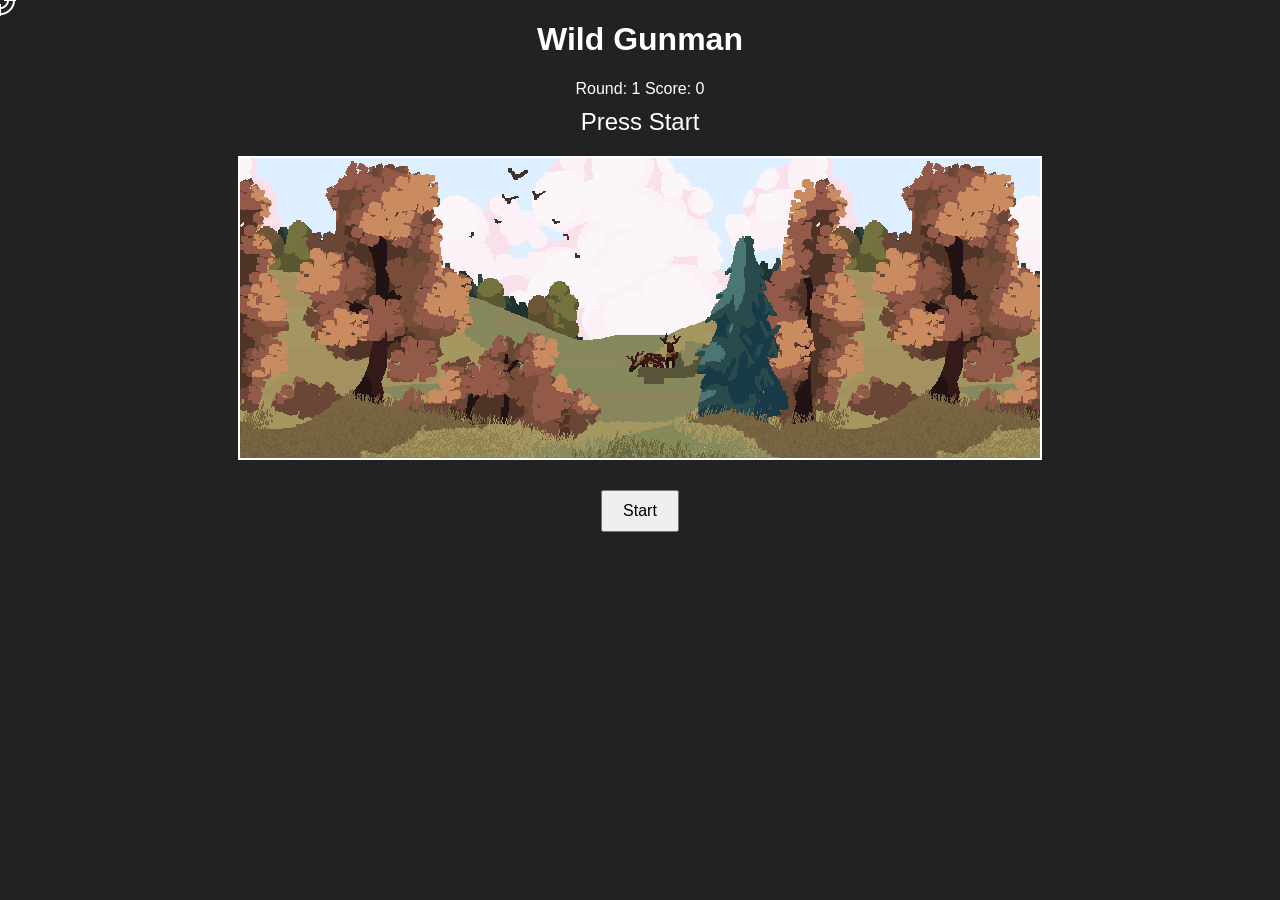
<file: index.html>
<!DOCTYPE html>
<html lang="en">
<head>
  <meta charset="UTF-8">
  <title>Wild Gunman</title>
  <link rel="stylesheet" href="style.css">
</head>
<body>
    <div id="crosshair"></div>

<div id="game">
  <h1>Wild Gunman</h1>

  <div id="info">
    <span id="round">Round: 1</span>
    <span id="score">Score: 0</span>
  </div>

  <div id="message">Press Start</div>

  <div id="arena">
    <div id="character"></div>
  </div>

  <button id="startBtn">Start</button>
  <button id="restartBtn">Restart</button>
</div>

<script src="script.js"></script>
</body>
</html>
</file>
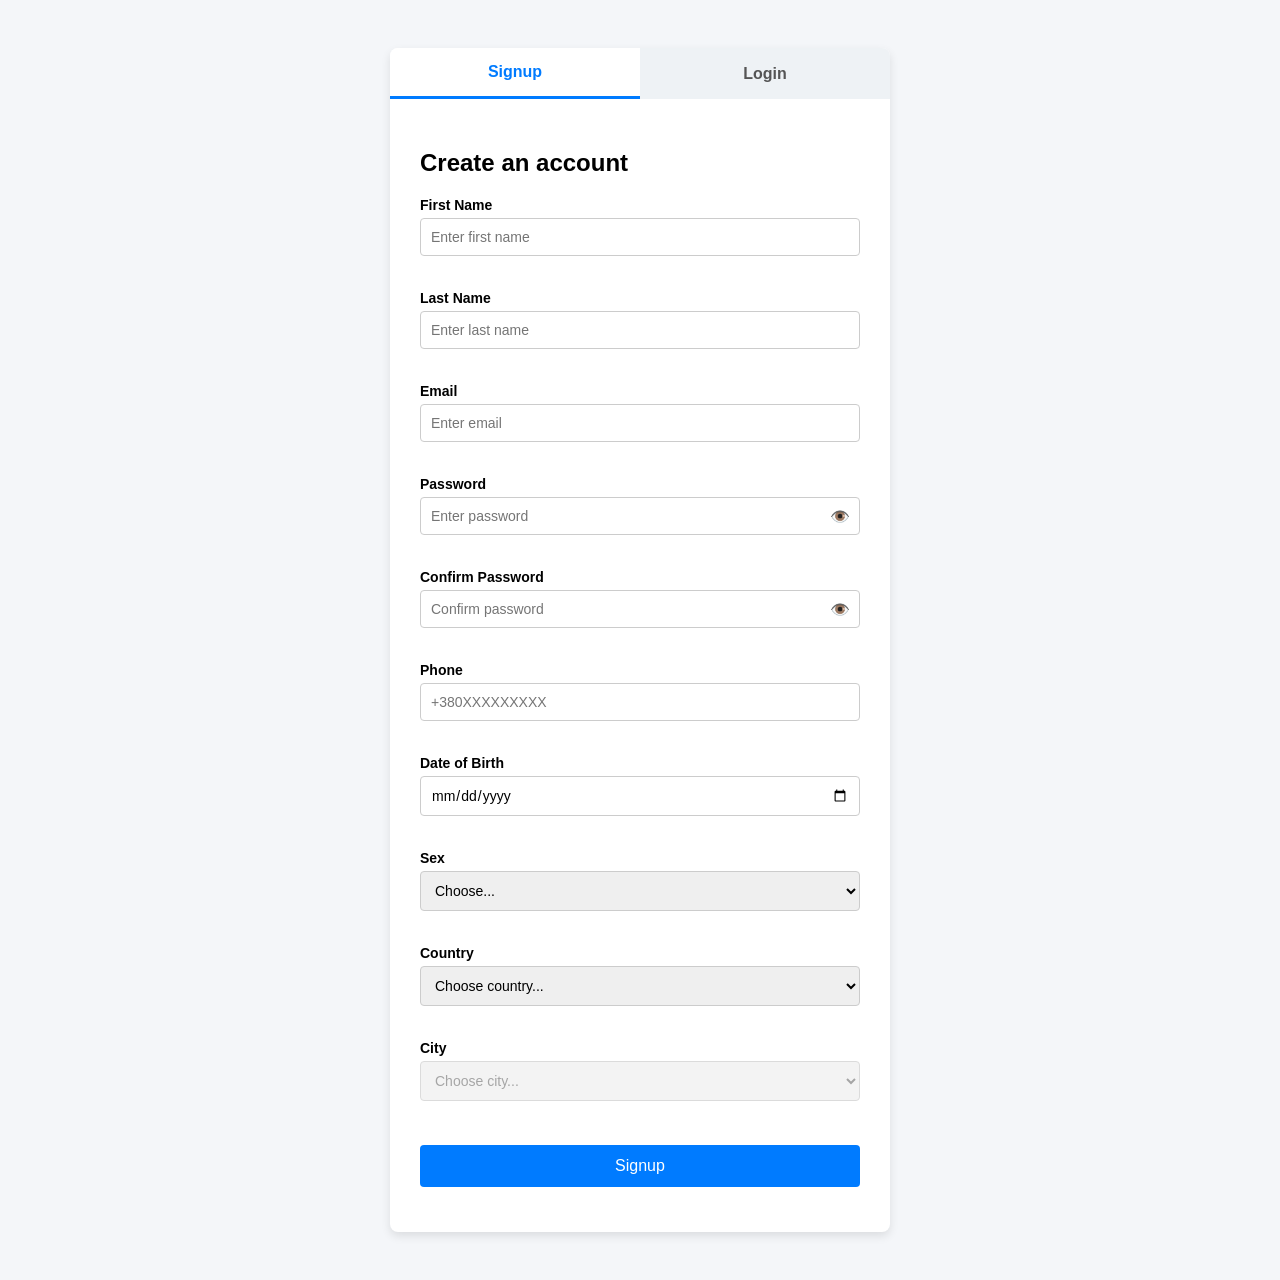
<file: LB-9/index.html>
<!DOCTYPE html>
<html lang="uk">
<head>
    <meta charset="UTF-8">
    <meta name="viewport" content="width=device-width, initial-scale=1.0">
    <title>Auth Forms</title>
    <link rel="stylesheet" href="style.css">
</head>
<body>

<div class="container">
    <div class="tabs">
        <button class="tab-btn active" onclick="switchTab('signup')">Signup</button>
        <button class="tab-btn" onclick="switchTab('login')">Login</button>
    </div>

    <!-- ФОРМА РЕЄСТРАЦІЇ -->
    <form id="signupForm" class="form-content active" novalidate>
        <h2>Create an account</h2>
        
        <div class="form-group">
            <label>First Name</label>
            <input type="text" id="firstName" placeholder="Enter first name">
            <span class="error-msg" id="firstNameError"></span>
        </div>

        <div class="form-group">
            <label>Last Name</label>
            <input type="text" id="lastName" placeholder="Enter last name">
            <span class="error-msg" id="lastNameError"></span>
        </div>

        <div class="form-group">
            <label>Email</label>
            <input type="email" id="signupEmail" placeholder="Enter email">
            <span class="error-msg" id="signupEmailError"></span>
        </div>

        <div class="form-group">
            <label>Password</label>
            <div class="password-wrapper">
                <input type="password" id="signupPassword" placeholder="Enter password">
                <span class="toggle-password" onclick="togglePassword('signupPassword')">👁️</span>
            </div>
            <span class="error-msg" id="signupPasswordError"></span>
        </div>

        <div class="form-group">
            <label>Confirm Password</label>
            <div class="password-wrapper">
                <input type="password" id="confirmPassword" placeholder="Confirm password">
                <span class="toggle-password" onclick="togglePassword('confirmPassword')">👁️</span>
            </div>
            <span class="error-msg" id="confirmPasswordError"></span>
        </div>

        <div class="form-group">
            <label>Phone</label>
            <input type="text" id="phone" placeholder="+380XXXXXXXXX">
            <span class="error-msg" id="phoneError"></span>
        </div>

        <div class="form-group">
            <label>Date of Birth</label>
            <input type="date" id="dob">
            <span class="error-msg" id="dobError"></span>
        </div>

        <div class="form-group">
            <label>Sex</label>
            <select id="sex">
                <option value="">Choose...</option>
                <option value="male">Male</option>
                <option value="female">Female</option>
            </select>
            <span class="error-msg" id="sexError"></span>
        </div>

        <div class="form-group">
            <label>Country</label>
            <select id="country" onchange="populateCities()">
                <option value="">Choose country...</option>
                <option value="ukraine">Ukraine</option>
                <option value="usa">USA</option>
            </select>
            <span class="error-msg" id="countryError"></span>
        </div>

        <div class="form-group">
            <label>City</label>
            <select id="city" disabled>
                <option value="">Choose city...</option>
            </select>
            <span class="error-msg" id="cityError"></span>
        </div>

        <button type="submit" class="submit-btn">Signup</button>
        <div id="signupSuccess" class="success-msg-main"></div>
    </form>

    <!-- ФОРМА АВТОРИЗАЦІЇ -->
    <form id="loginForm" class="form-content" novalidate>
        <h2>Login here</h2>
        
        <div class="form-group">
            <label>Username</label>
            <input type="text" id="loginUsername" placeholder="Enter username">
            <span class="error-msg" id="loginUsernameError"></span>
        </div>

        <div class="form-group">
            <label>Password</label>
            <div class="password-wrapper">
                <input type="password" id="loginPassword" placeholder="Enter password">
                <span class="toggle-password" onclick="togglePassword('loginPassword')">👁️</span>
            </div>
            <span class="error-msg" id="loginPasswordError"></span>
        </div>

        <div class="form-group checkbox-group">
            <input type="checkbox" id="rememberMe">
            <label for="rememberMe">Remember Me</label>
        </div>

        <button type="submit" class="submit-btn">Login</button>
        <div id="loginSuccess" class="success-msg-main"></div>
    </form>

</div>

<script src="script.js"></script>
</body>
</html>
</file>
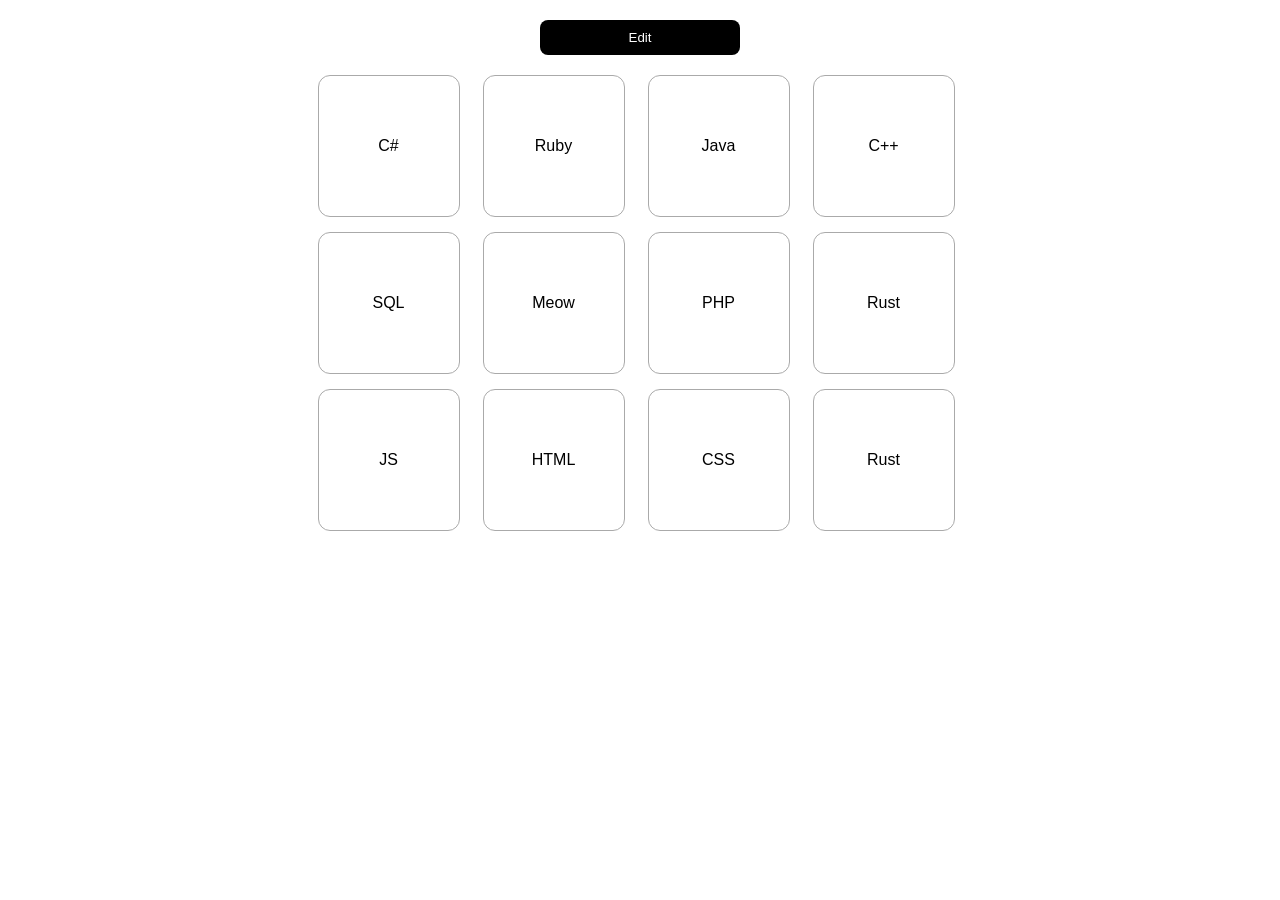
<file: LB-8/cards/index.html>
<!DOCTYPE html>
<html lang="uk">
<head>
  <meta charset="UTF-8">
  <title>Cards Edit</title>
  <link rel="stylesheet" href="style.css">
</head>
<body>

<div class="top">
  <button id="editBtn">Edit</button>
</div>

<div id="grid" class="grid">
  <div class="card">C# <span class="delete">✖</span></div>
  <div class="card">Ruby <span class="delete">✖</span></div>
  <div class="card">Java <span class="delete">✖</span></div>
  <div class="card">C++ <span class="delete">✖</span></div>
  <div class="card">SQL <span class="delete">✖</span></div>
  <div class="card">Meow <span class="delete">✖</span></div>
  <div class="card">PHP <span class="delete">✖</span></div>
  <div class="card">Rust <span class="delete">✖</span></div>
  <div class="card">JS <span class="delete">✖</span></div>
  <div class="card">HTML <span class="delete">✖</span></div>
  <div class="card">CSS <span class="delete">✖</span></div>
  <div class="card">Rust <span class="delete">✖</span></div>
</div>

<script src="script.js"></script>
</body>
</html>
</file>
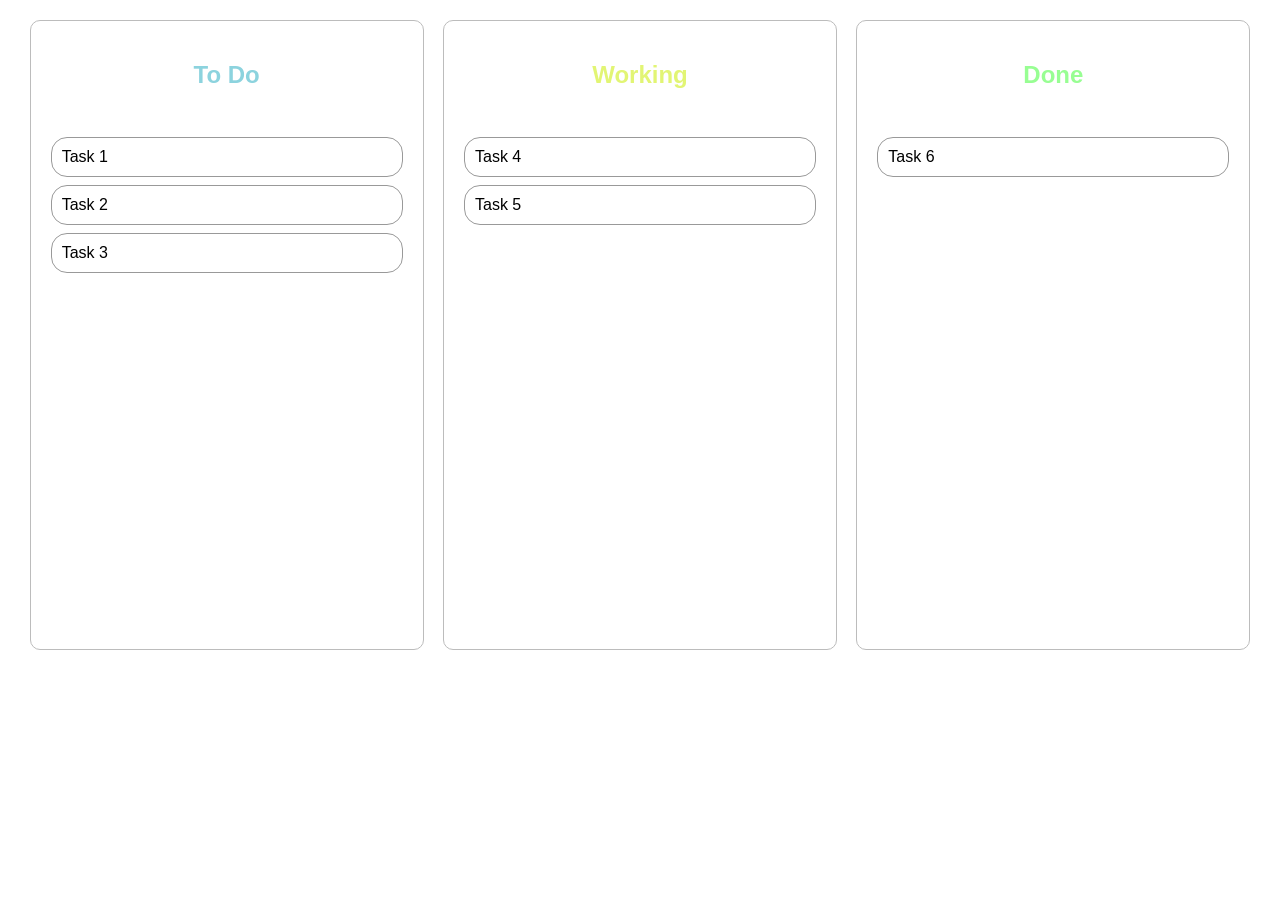
<file: LB-8/kanban board/index.html>
<!DOCTYPE html>
<html lang="uk">
<head>
  <meta charset="UTF-8">
  <title>Kanban Board</title>
  <link rel="stylesheet" href="style.css">
</head>
<body>

<div class="board">

  <div class="column">
    <h2 class="todo">To Do</h2>
    <div class="list" data-column="todo">
      <div class="card" draggable="true">Task 1</div>
      <div class="card" draggable="true">Task 2</div>
      <div class="card" draggable="true">Task 3</div>
    </div>
  </div>

  <div class="column">
    <h2 class="working">Working</h2>
    <div class="list" data-column="working">
      <div class="card" draggable="true">Task 4</div>
      <div class="card" draggable="true">Task 5</div>
    </div>
  </div>

  <div class="column">
    <h2 class="done">Done</h2>
    <div class="list" data-column="done">
      <div class="card" draggable="true">Task 6</div>
    </div>
  </div>

</div>

<script src="script.js"></script>
</body>
</html>
</file>
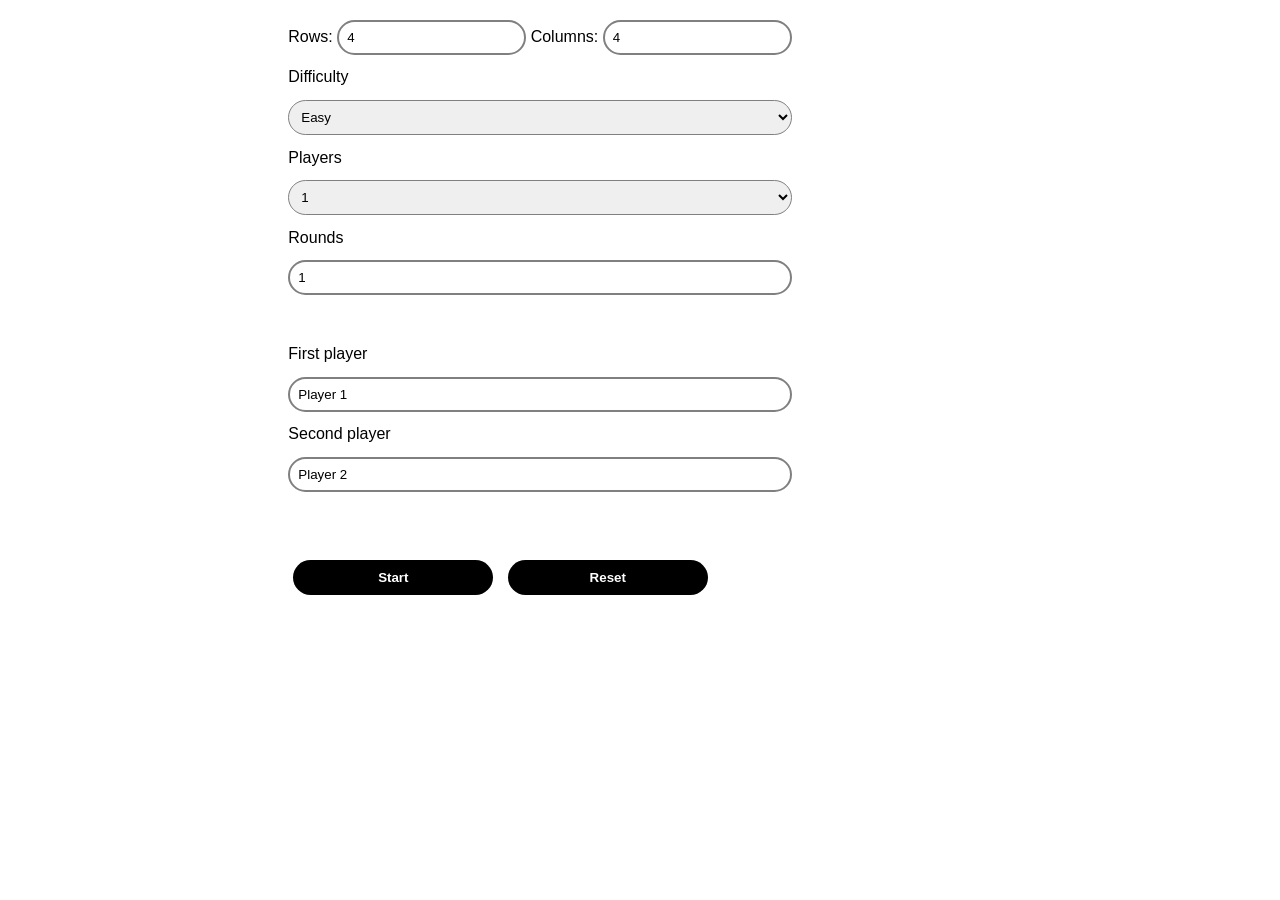
<file: LB-8/memory/index.html>
<!DOCTYPE html>
<html lang="uk">
<head>
  <meta charset="UTF-8">
  <title>Memory Pair Game</title>
  <link rel="stylesheet" href="style.css">
</head>
<body>

<h2 id="info"></h2>
 <h3 id="timer"></h3>
<div class="main-container">

 <div class="settings">
  <div>
    Rows: <input id="rows" type="number" value="4" min="4">
  Columns: <input id="cols" type="number" value="4" min="4">
  </div>
  

  Difficulty
  <select id="difficulty">
    <option value="180">Easy</option>
    <option value="120">Normal</option>
    <option value="60">Hard</option>
  </select>

  Players
  <select id="players">
    <option value="1">1</option>
    <option value="2">2</option>
  </select>

  Rounds
  <input id="rounds" type="number" value="1" min="1">

  <br><br>

  First player <input id="p1" value="Player 1">
  Second player <input id="p2" value="Player 2">

  <br><br>

  <div>
      <button id="start">Start</button>
  <button id="reset">Reset</button>
  </div>

 </div>



 <div id="game" class="grid"></div>
</div>

<script src="script.js"></script>
</body>
</html>
</file>
<file: style.css>
body {
  text-align: center;
  background: #222;
  color: white;
  font-family: sans-serif;
  cursor: none;
}

#crosshair {
  width: 32px;
  height: 32px;
  position: fixed;
  top: 0;
  left: 0;
  pointer-events: none;
  background-image: url("assets/sprites/crosshair.png");
  background-size: cover;
  transform: translate(-50%, -50%);
  z-index: 9999;
}

#arena {
  width: 800px;
  height: 300px;
  background-image: url(assets/sprites/bg.png);
  margin: 20px auto;
  position: relative;
  border: 2px solid white;
  overflow: hidden;
}

#character {
  width: 32px;
  height: 32px;
  position: absolute;
  bottom: 0;
  left: -50px;
  background-repeat: no-repeat;
  image-rendering: pixelated;

  transform: scale(4);
  transform-origin: bottom center;
}

.walk {
  animation: walk 0.8s steps(4) infinite;
}

.idle {
  animation: idle 1s steps(4) infinite;
}

.shoot {
  animation: shoot 0.4s steps(4) forwards;
}

.dead {
  animation: dead 0.6s steps(6) forwards;
}


@keyframes walk {
  from { background-position: 0; }
  to { background-position: -128px; }
}

@keyframes idle {
  from { background-position: 0; }
  to { background-position: -128px; }
}

@keyframes shoot {
  from { background-position: 0; }
  to { background-position: -128px; }
}

@keyframes dead {
  from { background-position: 0; }
  to { background-position: -192px; }
}


#message {
  font-size: 24px;
  margin-top: 10px;
}

button {
  margin: 10px;
  padding: 10px 20px;
  font-size: 16px;
}
</file>
<file: LB-9/style.css>
* {
    box-sizing: border-box;
    font-family: Arial, sans-serif;
}
body {
    background-color: #f4f6f9;
    display: flex;
    justify-content: center;
    padding: 40px 20px;
}
.container {
    background: #fff;
    width: 100%;
    max-width: 500px;
    border-radius: 8px;
    box-shadow: 0 4px 10px rgba(0,0,0,0.1);
    overflow: hidden;
}
.tabs {
    display: flex;
}
.tab-btn {
    flex: 1;
    padding: 15px;
    border: none;
    background: #eef2f5;
    cursor: pointer;
    font-size: 16px;
    font-weight: bold;
    color: #555;
}
.tab-btn.active {
    background: #fff;
    color: #007bff;
    border-bottom: 3px solid #007bff;
}
.form-content {
    display: none;
    padding: 30px;
}
.form-content.active {
    display: block;
}
.form-group {
    margin-bottom: 15px;
    position: relative;
}
.form-group label {
    display: block;
    margin-bottom: 5px;
    font-weight: bold;
    font-size: 14px;
}
.form-group input[type="text"],
.form-group input[type="email"],
.form-group input[type="password"],
.form-group input[type="date"],
.form-group select {
    width: 100%;
    padding: 10px;
    border: 1px solid #ccc;
    border-radius: 4px;
    font-size: 14px;
    transition: border-color 0.3s;
}
.form-group input:focus, .form-group select:focus {
    outline: none;
}
.form-group input.valid, .form-group select.valid {
    border-color: #28a745;
    background-color: #f8fff9;
}
.form-group input.invalid, .form-group select.invalid {
    border-color: #dc3545;
    background-color: #fff8f8;
}
.error-msg {
    color: #dc3545;
    font-size: 12px;
    display: block;
    margin-top: 5px;
    min-height: 14px;
}
.password-wrapper {
    position: relative;
}
.toggle-password {
    position: absolute;
    right: 10px;
    top: 50%;
    transform: translateY(-50%);
    cursor: pointer;
    user-select: none;
}
.submit-btn {
    width: 100%;
    padding: 12px;
    background: #007bff;
    border: none;
    color: white;
    font-size: 16px;
    border-radius: 4px;
    cursor: pointer;
    margin-top: 10px;
}
.submit-btn:hover {
    background: #0056b3;
}
.success-msg-main {
    color: #28a745;
    text-align: center;
    margin-top: 15px;
    font-weight: bold;
}
.checkbox-group {
    display: flex;
    align-items: center;
    gap: 10px;
}
.checkbox-group label {
    margin-bottom: 0;
    font-weight: normal;
}
</file>
<file: LB-8/cards/style.css>
body {
  font-family:'Segoe UI', Tahoma, Geneva, Verdana, sans-serif;
  background: #ffffff;
  text-align: center;
}

.top {
  margin: 20px;
}

button {
  padding: 10px 20px;
  border: none;
  background: #000000;
  color: white;
  border-radius: 8px;
  cursor: pointer;
  width: 200px;
}

.grid {
  display: grid;
  grid-template-columns: repeat(4, 150px);
  gap: 15px;
  justify-content: center;
}

.card {
  background: white;
  padding: 20px;
  border-radius: 12px;
  position: relative;
  cursor: grab;
  transition: 0.2s;
  width: 100px;
  height: 100px;
  align-items: center;
  justify-content: center;
  display: flex;
  border-color: #aaa;
  border-width: 1px;
  border-style: solid;
}

.card:hover {
  transform: scale(1.05);
}

.delete {
  position: absolute;
  top: 5px;
  right: 8px;
  color: red;
  font-size: 14px;
  display: none;
  cursor: pointer;
}

.edit .card {
  animation: wiggle 0.3s infinite;
}

.edit .delete {
  display: block;
}

@keyframes wiggle {
  0% { transform: rotate(-2deg); }
  50% { transform: rotate(2deg); }
  100% { transform: rotate(-2deg); }
}

.dragging {
  opacity: 0.5;
}

.placeholder {
  width: 150px;
  height: 80px;
  border: 2px dashed #aaa;
  border-radius: 10px;
}
</file>
<file: LB-8/kanban board/style.css>
body {
  font-family:'Segoe UI', Tahoma, Geneva, Verdana, sans-serif;
  background: #ffffff;
  margin: 0;
}

.board {
  display: flex;
  justify-content: space-around;
  padding: 20px;
}

.column {
  width: 30%;
  background: #ffffff;
  border-radius: 10px;
  padding: 10px;
  border-width: 1px;
  border-color: #bcbcbc;
  border-style: solid;
}

h2 {
  text-align: center;
  padding: 10px;
  color: rgb(42, 42, 42);
  border-radius: 8px;
}

.todo { color: #8cd3de; }
.working { color: #e2f574; }
.done { color: #98fe93; }

.list {
  min-height: 500px;
  padding: 10px;
}

.card {
  background: white;
  padding: 10px;
  margin: 8px 0;
  border-radius: 16px;
  cursor: grab;
  border-color: #999;
  border-style: solid;
  border-width: 1px;
}

.card.dragging {
  opacity: 0.5;
}

.placeholder {
  height: 40px;
  margin: 8px 0;
  border: 1px solid #999;
  border-radius: 8px;
}
</file>
<file: LB-8/memory/style.css>
body {
  font-family:'Segoe UI', Tahoma, Geneva, Verdana, sans-serif;
}

.main-container{
  display: flex;
  flex-direction: row;
  height: 600px;
  justify-content: center;
  gap: 200px;
}

.settings {
  margin-bottom: 20px;
  display: flex;
  flex-direction: column;
  justify-content: space-between;
}

.grid {
  display: grid;
  gap: 16px;
  height: fit-content;
  justify-content: center;
}

input, select{
  border-radius: 24px;
  border-color: gray;
  padding: 8px;
  border-style: solid;
}

.card {
  width: 80px;
  height: 80px;
  position: relative;
  transform-style: preserve-3d;
  transition: 0.5s;
  cursor: pointer;
  border-radius: 24px;
  border-color: gray;
  border-style: solid;
}

.card.flip {
  transform: rotateY(180deg);
}

.front, .back {
  position: absolute;
  width: 100%;
  height: 100%;
  display: flex;
  align-items: center;
  justify-content: center;
  font-size: 24px;
  backface-visibility: hidden;
  border-radius: 24px;
}

.front {
  background-image: url("image.png");
  background-size: cover;
  background-position: center;
}

.back {
  background: rgb(255, 255, 255);
  transform: rotateY(180deg);
  border-radius: 24px;

}

button {
  padding: 10px 15px;
  border: none;
  border-radius: 24px;
  background: #000000;
  color: white;
  cursor: pointer;
  font-weight: bold;
  margin: 5px;
  transition: 0.3s;
  width: 200px;
}

button:hover {
  transform: scale(1.05);
}
</file>
